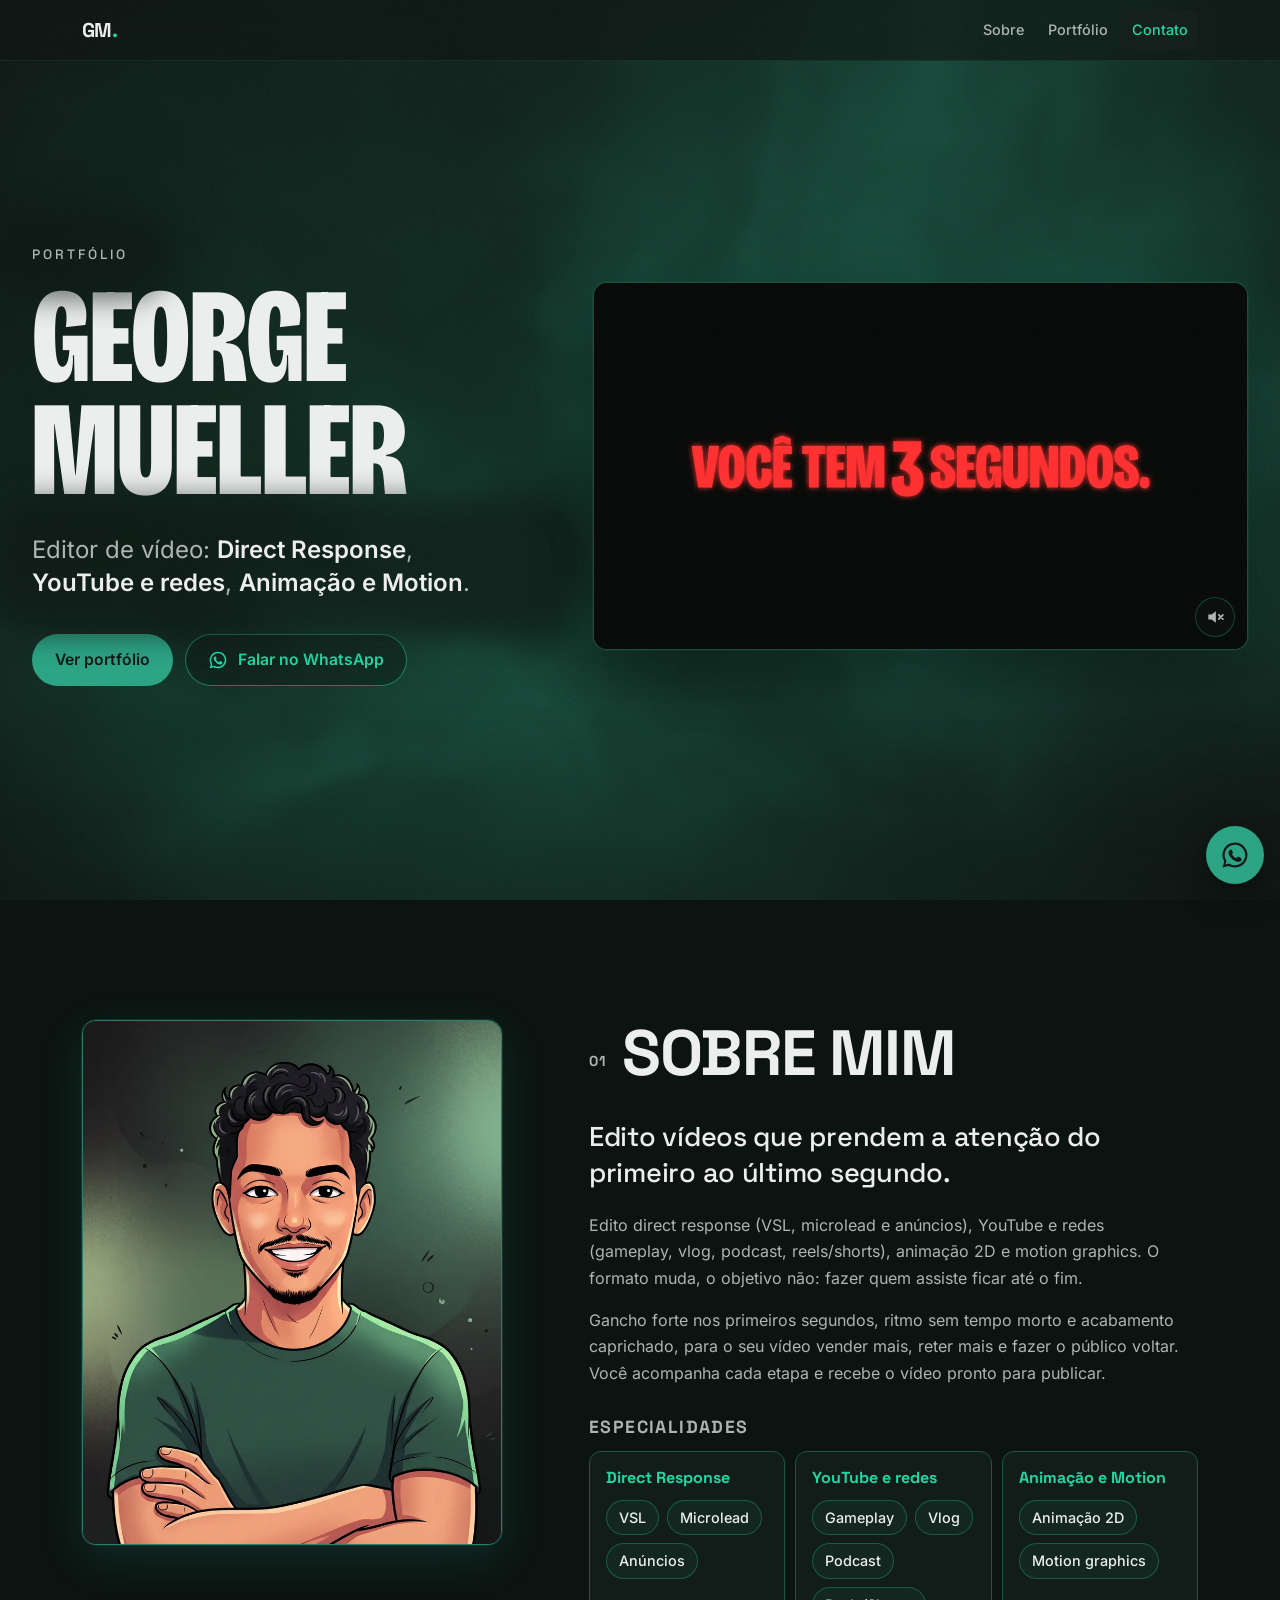
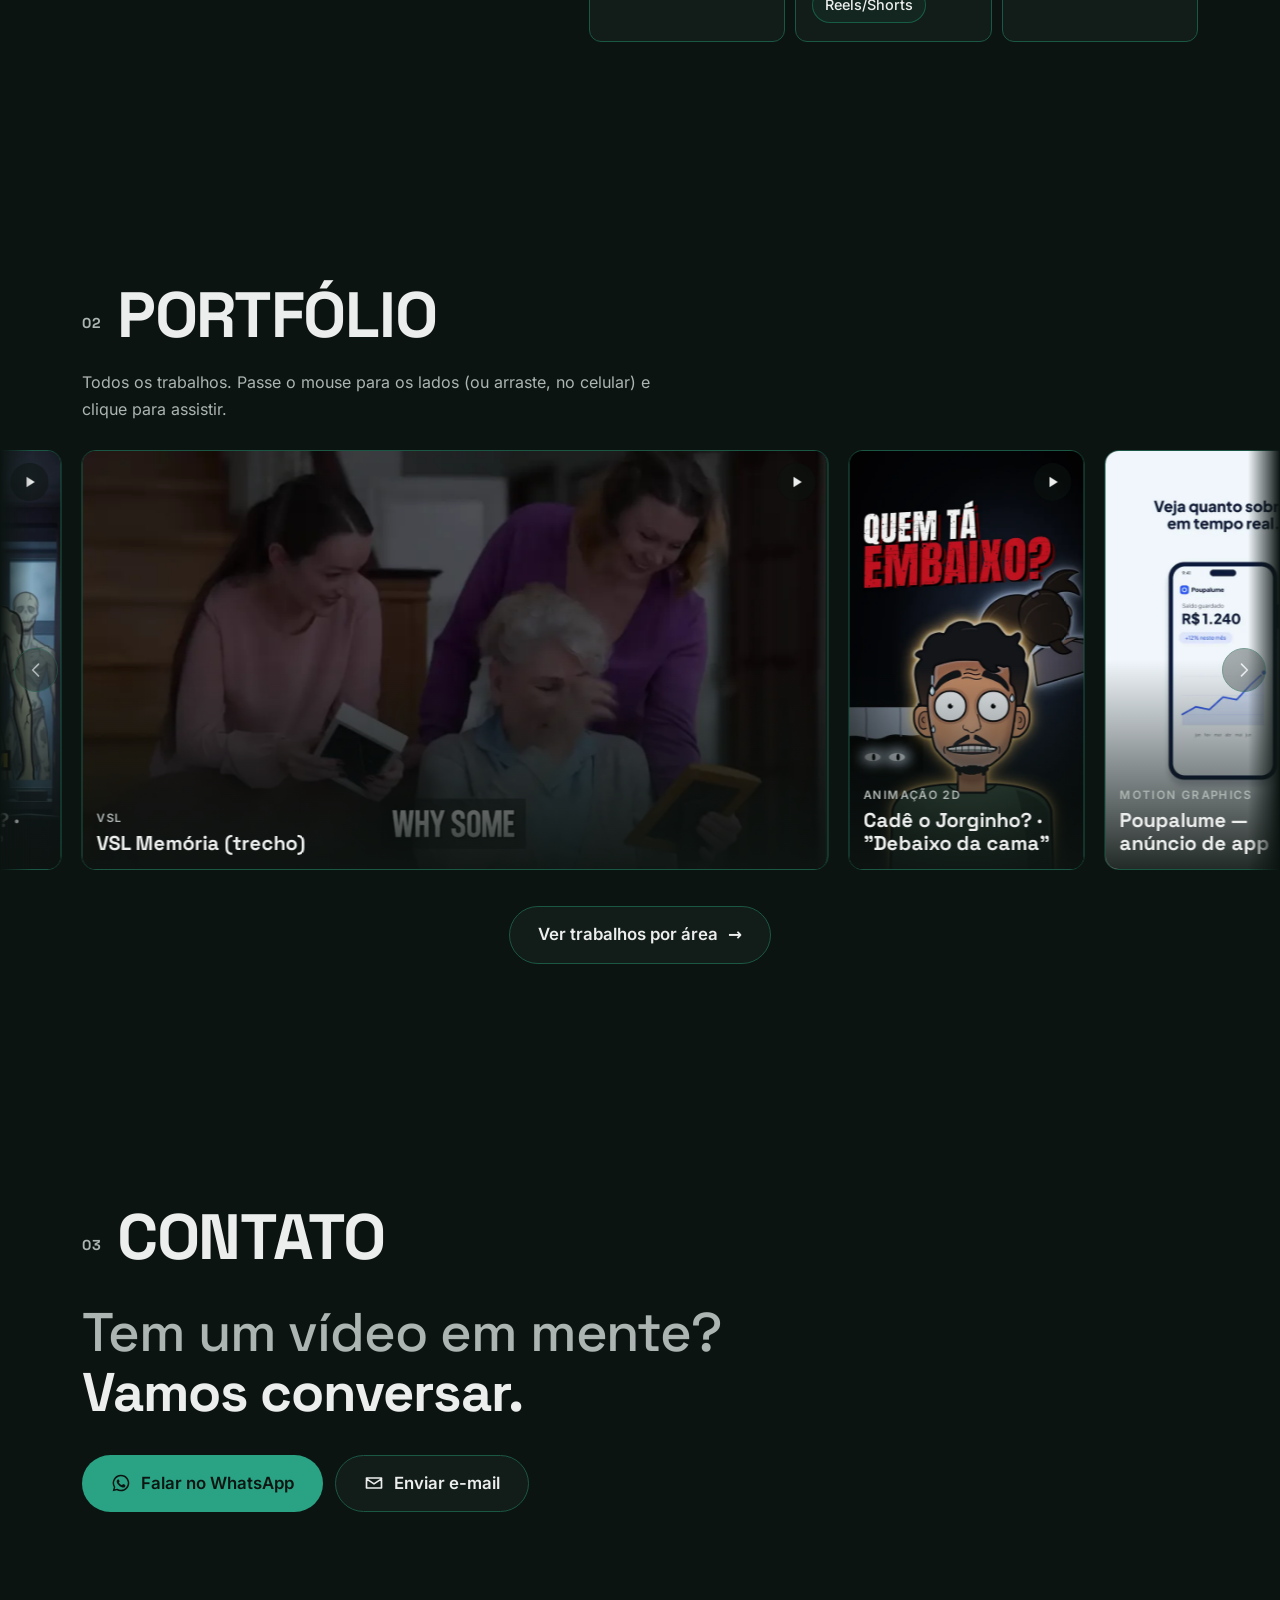
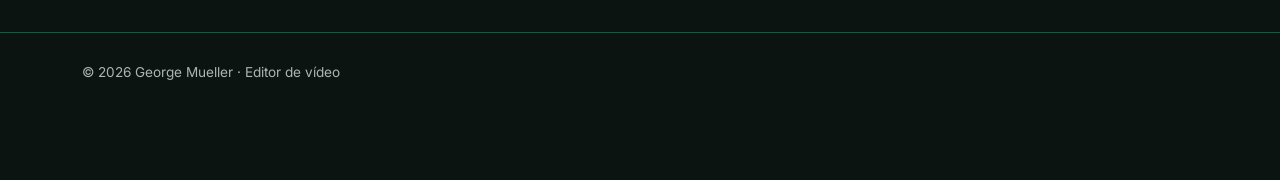
<file: index.html>
<!doctype html>
<html lang="pt-BR">
<head>
  <meta charset="utf-8">
  <meta name="viewport" content="width=device-width, initial-scale=1">
  <title>George Mueller — Editor de vídeo: Direct Response, YouTube e redes, Animação e Motion</title>
  <meta name="description" content="Portfólio de George Mueller, editor de vídeo de direct response (VSL, microlead e anúncios), YouTube e redes, animação e motion. Veja os trabalhos e fale comigo pelo WhatsApp.">
  <meta name="theme-color" content="#0d1512">
  <link rel="canonical" href="https://georgemueller.com.br/">

  <meta property="og:type" content="website">
  <meta property="og:locale" content="pt_BR">
  <meta property="og:url" content="https://georgemueller.com.br/">
  <meta property="og:title" content="George Mueller — Editor de vídeo">
  <meta property="og:description" content="Direct response, YouTube e redes, animação e motion. Veja o portfólio.">
  <meta property="og:image" content="https://georgemueller.com.br/assets/og.png">
  <meta property="og:image:width" content="1200">
  <meta property="og:image:height" content="630">
  <meta name="twitter:card" content="summary_large_image">

  <link rel="icon" href="favicon.svg" type="image/svg+xml">
  <link rel="apple-touch-icon" href="assets/apple-touch-icon.png">

  <!-- fontes hospedadas no site; preload só do que aparece na primeira tela -->
  <link rel="preload" href="assets/fontes/inter-latin.woff2" as="font" type="font/woff2" crossorigin>
  <link rel="preload" href="assets/fontes/space-grotesk-latin.woff2" as="font" type="font/woff2" crossorigin>
  <link rel="preload" href="assets/fontes/bricolage-grotesque-800.woff2" as="font" type="font/woff2" crossorigin>
  <link rel="stylesheet" href="css/fontes.css?v=a9e74379">
  <link rel="stylesheet" href="css/cores.css?v=600b6ac5">
  <link rel="stylesheet" href="css/estilo.css?v=eb182572">
</head>
<body data-pagina="home">
  <a class="pular" href="#conteudo">Pular para o conteúdo</a>

  <header class="topo">
    <nav class="nav container" aria-label="Principal">
      <a class="marca" href="#inicio" aria-label="Início">GM<span>.</span></a>
      <ul class="nav-links">
        <li><a href="#sobre">Sobre</a></li>
        <li><a href="#portfolio">Portfólio</a></li>
        <li><a href="#contato">Contato</a></li>
      </ul>
    </nav>
  </header>

  <main id="conteudo">
    <!-- HERO -->
    <section id="inicio" class="hero">
      <div class="container hero-inner">
        <div class="hero-texto">
          <p class="sobretitulo veu-texto">Portfólio</p>
          <h1 class="hero-nome">George<br>Mueller</h1>
          <p class="hero-linha veu-texto">Editor de vídeo: <strong>Direct Response</strong>, <strong>YouTube e redes</strong>, <strong>Animação e Motion</strong>.</p>
          <div class="hero-acoes">
            <a class="botao botao-primario" href="#portfolio">Ver portfólio</a>
            <a class="botao botao-whats js-whatsapp" href="https://wa.me/5571996177563?text=Ol%C3%A1%20George%2C%20vi%20seu%20portf%C3%B3lio%20e%20gostaria%20de%20conversar%20sobre%20um%20projeto." target="_blank" rel="noopener">
              <svg aria-hidden="true" viewBox="0 0 24 24"><use href="#i-whats"/></svg>
              Falar no WhatsApp
            </a>
          </div>
        </div>

        <!-- vídeo de apresentação: pôster na hora; o vídeo (mudo, em loop) carrega depois do resto (js/apresentacao.js) -->
        <figure class="hero-video" id="hero-video"
          data-mp4-16x9="assets/apresentacao/apresentacao_16x9.mp4?v=39ebe454"
          data-webm-16x9="assets/apresentacao/apresentacao_16x9.webm?v=33e41aee"
          data-som-16x9="assets/apresentacao/apresentacao_16x9_som.mp4?v=9baaee86"
          data-mp4-9x16="assets/apresentacao/apresentacao_9x16.mp4?v=6a3e3aa1"
          data-webm-9x16="assets/apresentacao/apresentacao_9x16.webm?v=574e1d25"
          data-som-9x16="assets/apresentacao/apresentacao_9x16_som.mp4?v=e1c405a6">
          <picture>
            <source media="(min-width: 900px)" srcset="assets/apresentacao/apresentacao_16x9.webp?v=e2d36f63" width="1280" height="720">
            <img class="hero-poster" src="assets/apresentacao/apresentacao_9x16.webp?v=3588ade9" width="720" height="1280" alt="" decoding="async" fetchpriority="high">
          </picture>
          <video class="hero-video-el" muted loop playsinline preload="none" aria-label="Vídeo de apresentação de George Mueller"></video>
          <button class="hero-video-play" type="button" hidden aria-label="Reproduzir vídeo de apresentação">
            <svg aria-hidden="true" viewBox="0 0 24 24"><use href="#i-play"/></svg>
          </button>
          <button class="hero-video-som" type="button" hidden aria-pressed="false" aria-label="Ativar som">
            <svg class="i-mudo" aria-hidden="true" viewBox="0 0 24 24"><use href="#i-som-mudo"/></svg>
            <svg class="i-som" aria-hidden="true" viewBox="0 0 24 24"><use href="#i-som"/></svg>
          </button>
        </figure>
      </div>
    </section>

    <!-- SOBRE -->
    <section id="sobre" class="secao">
      <div class="container sobre">
        <figure class="sobre-foto">
          <picture>
            <source srcset="assets/eu/foto.webp" type="image/webp">
            <img src="assets/eu/foto.jpg" alt="George Mueller" width="800" height="1000" loading="lazy" decoding="async">
          </picture>
        </figure>
        <div class="sobre-texto">
          <h2 class="titulo-secao"><span>01</span> Sobre mim</h2>
          <p class="destaque-texto">Edito vídeos que prendem a atenção do primeiro ao último segundo.</p>
          <p>Edito direct response (VSL, microlead e anúncios), YouTube e redes (gameplay, vlog, podcast, reels/shorts), animação 2D e motion graphics. O formato muda, o objetivo não: fazer quem assiste ficar até o fim.</p>
          <p>Gancho forte nos primeiros segundos, ritmo sem tempo morto e acabamento caprichado, para o seu vídeo vender mais, reter mais e fazer o público voltar. Você acompanha cada etapa e recebe o vídeo pronto para publicar.</p>
          <h3 class="subtitulo">Especialidades</h3>
          <div class="especialidades">
            <div class="esp-grupo">
              <h4 class="esp-titulo">Direct Response</h4>
              <ul class="esp-chips"><li>VSL</li><li>Microlead</li><li>Anúncios</li></ul>
            </div>
            <div class="esp-grupo">
              <h4 class="esp-titulo">YouTube e redes</h4>
              <ul class="esp-chips"><li>Gameplay</li><li>Vlog</li><li>Podcast</li><li>Reels/Shorts</li></ul>
            </div>
            <div class="esp-grupo">
              <h4 class="esp-titulo">Animação e Motion</h4>
              <ul class="esp-chips"><li>Animação 2D</li><li>Motion graphics</li></ul>
            </div>
          </div>
        </div>
      </div>
    </section>

    <!-- PORTFÓLIO -->
    <section id="portfolio" class="secao">
      <div class="container">
        <h2 class="titulo-secao"><span>02</span> Portfólio</h2>
        <p class="secao-intro">Todos os trabalhos. Passe o mouse para os lados (ou arraste, no celular) e clique para assistir.</p>
        <noscript><p class="vazio">Ative o JavaScript para ver os trabalhos.</p></noscript>
      </div>
      <div class="carrossel" id="carrossel" role="region" aria-roledescription="carrossel" aria-label="Trabalhos">
        <button class="carrossel-seta anterior" type="button" data-dir="-1" aria-label="Trabalhos anteriores"><svg viewBox="0 0 24 24" aria-hidden="true"><path fill="none" stroke="currentColor" stroke-width="2" stroke-linecap="round" stroke-linejoin="round" d="m15 5-7 7 7 7"/></svg></button>
        <div class="carrossel-janela"><div class="carrossel-faixa" id="grade-home"></div></div>
        <button class="carrossel-seta proxima" type="button" data-dir="1" aria-label="Próximos trabalhos"><svg viewBox="0 0 24 24" aria-hidden="true"><path fill="none" stroke="currentColor" stroke-width="2" stroke-linecap="round" stroke-linejoin="round" d="m9 5 7 7-7 7"/></svg></button>
      </div>
      <div class="container">
        <div class="ver-mais">
          <a class="botao botao-contorno botao-grande" href="trabalhos.html">Ver trabalhos por área <span aria-hidden="true">→</span></a>
        </div>
      </div>
    </section>

    <!-- CONTATO -->
    <section id="contato" class="secao contato">
      <div class="container">
        <h2 class="titulo-secao"><span>03</span> Contato</h2>
        <p class="contato-chamada">Tem um vídeo em mente?<br><strong>Vamos conversar.</strong></p>
        <div class="contato-acoes">
          <a class="botao botao-whats botao-grande js-whatsapp" href="https://wa.me/5571996177563?text=Ol%C3%A1%20George%2C%20vi%20seu%20portf%C3%B3lio%20e%20gostaria%20de%20conversar%20sobre%20um%20projeto." target="_blank" rel="noopener">
            <svg aria-hidden="true" viewBox="0 0 24 24"><use href="#i-whats"/></svg>
            Falar no WhatsApp
          </a>
          <a class="botao botao-contorno botao-grande js-email" href="mailto:georgemueller.edit@gmail.com?subject=Contato%20pelo%20portf%C3%B3lio">
            <svg aria-hidden="true" viewBox="0 0 24 24"><use href="#i-email"/></svg>
            Enviar e-mail
          </a>
        </div>
        <ul class="redes" id="redes" hidden></ul>
      </div>
    </section>
  </main>

  <footer class="rodape">
    <div class="container">© <span id="ano">2026</span> George Mueller · Editor de vídeo</div>
  </footer>

  <a class="whats-flutuante js-whatsapp" href="https://wa.me/5571996177563?text=Ol%C3%A1%20George%2C%20vi%20seu%20portf%C3%B3lio%20e%20gostaria%20de%20conversar%20sobre%20um%20projeto." target="_blank" rel="noopener" aria-label="Falar no WhatsApp">
    <svg aria-hidden="true" viewBox="0 0 24 24"><use href="#i-whats"/></svg>
  </a>

  <dialog class="modal" id="modal" aria-labelledby="modal-titulo">
    <div class="modal-caixa">
      <button class="modal-fechar" id="modal-fechar" aria-label="Fechar">×</button>
      <div class="modal-video" id="modal-video"></div>
      <div class="modal-info">
        <p class="modal-cat" id="modal-cat"></p>
        <h3 id="modal-titulo"></h3>
        <p id="modal-desc"></p>
      </div>
    </div>
  </dialog>

  <svg width="0" height="0" style="position:absolute" aria-hidden="true">
    <symbol id="i-whats" viewBox="0 0 24 24"><path fill="currentColor" d="M12 2a10 10 0 0 0-8.6 15.1L2 22l5-1.3A10 10 0 1 0 12 2Zm0 18.2c-1.5 0-3-.4-4.3-1.2l-.3-.2-3 .8.8-2.9-.2-.3A8.2 8.2 0 1 1 12 20.2Zm4.5-6.1c-.2-.1-1.5-.7-1.7-.8-.2-.1-.4-.1-.6.1l-.8 1c-.1.2-.3.2-.5.1a6.7 6.7 0 0 1-3.3-2.9c-.3-.4.2-.4.7-1.3.1-.2 0-.3 0-.4l-.8-1.8c-.2-.5-.4-.4-.6-.4h-.5a1 1 0 0 0-.7.3 3 3 0 0 0-.9 2.2c0 1.3.9 2.5 1.1 2.7.1.2 1.8 2.8 4.4 3.9 1.6.7 2.3.8 3.1.6.5-.1 1.5-.6 1.7-1.2.2-.6.2-1.1.2-1.2-.1-.1-.3-.2-.5-.3Z"/></symbol>
    <symbol id="i-email" viewBox="0 0 24 24"><path fill="none" stroke="currentColor" stroke-width="2" stroke-linecap="round" stroke-linejoin="round" d="M3 6h18v12H3zM3 7l9 6 9-6"/></symbol>
    <symbol id="i-play" viewBox="0 0 24 24"><path fill="currentColor" d="M8 5v14l11-7z"/></symbol>
    <symbol id="i-som-mudo" viewBox="0 0 24 24"><path fill="currentColor" d="M4 9h4l5-4v14l-5-4H4z"/><path fill="none" stroke="currentColor" stroke-width="2" stroke-linecap="round" d="m16.5 9.5 5 5m0-5-5 5"/></symbol>
    <symbol id="i-som" viewBox="0 0 24 24"><path fill="currentColor" d="M4 9h4l5-4v14l-5-4H4z"/><path fill="none" stroke="currentColor" stroke-width="2" stroke-linecap="round" d="M16.5 8.5a5 5 0 0 1 0 7M19.3 5.7a9 9 0 0 1 0 12.6"/></symbol>
  </svg>

  <script src="js/fundos.js?v=3383704c" defer></script>
  <script src="js/app.js?v=6838b696" defer></script>
  <script src="js/apresentacao.js?v=0900c90e" defer></script>
</body>
</html>
</file>
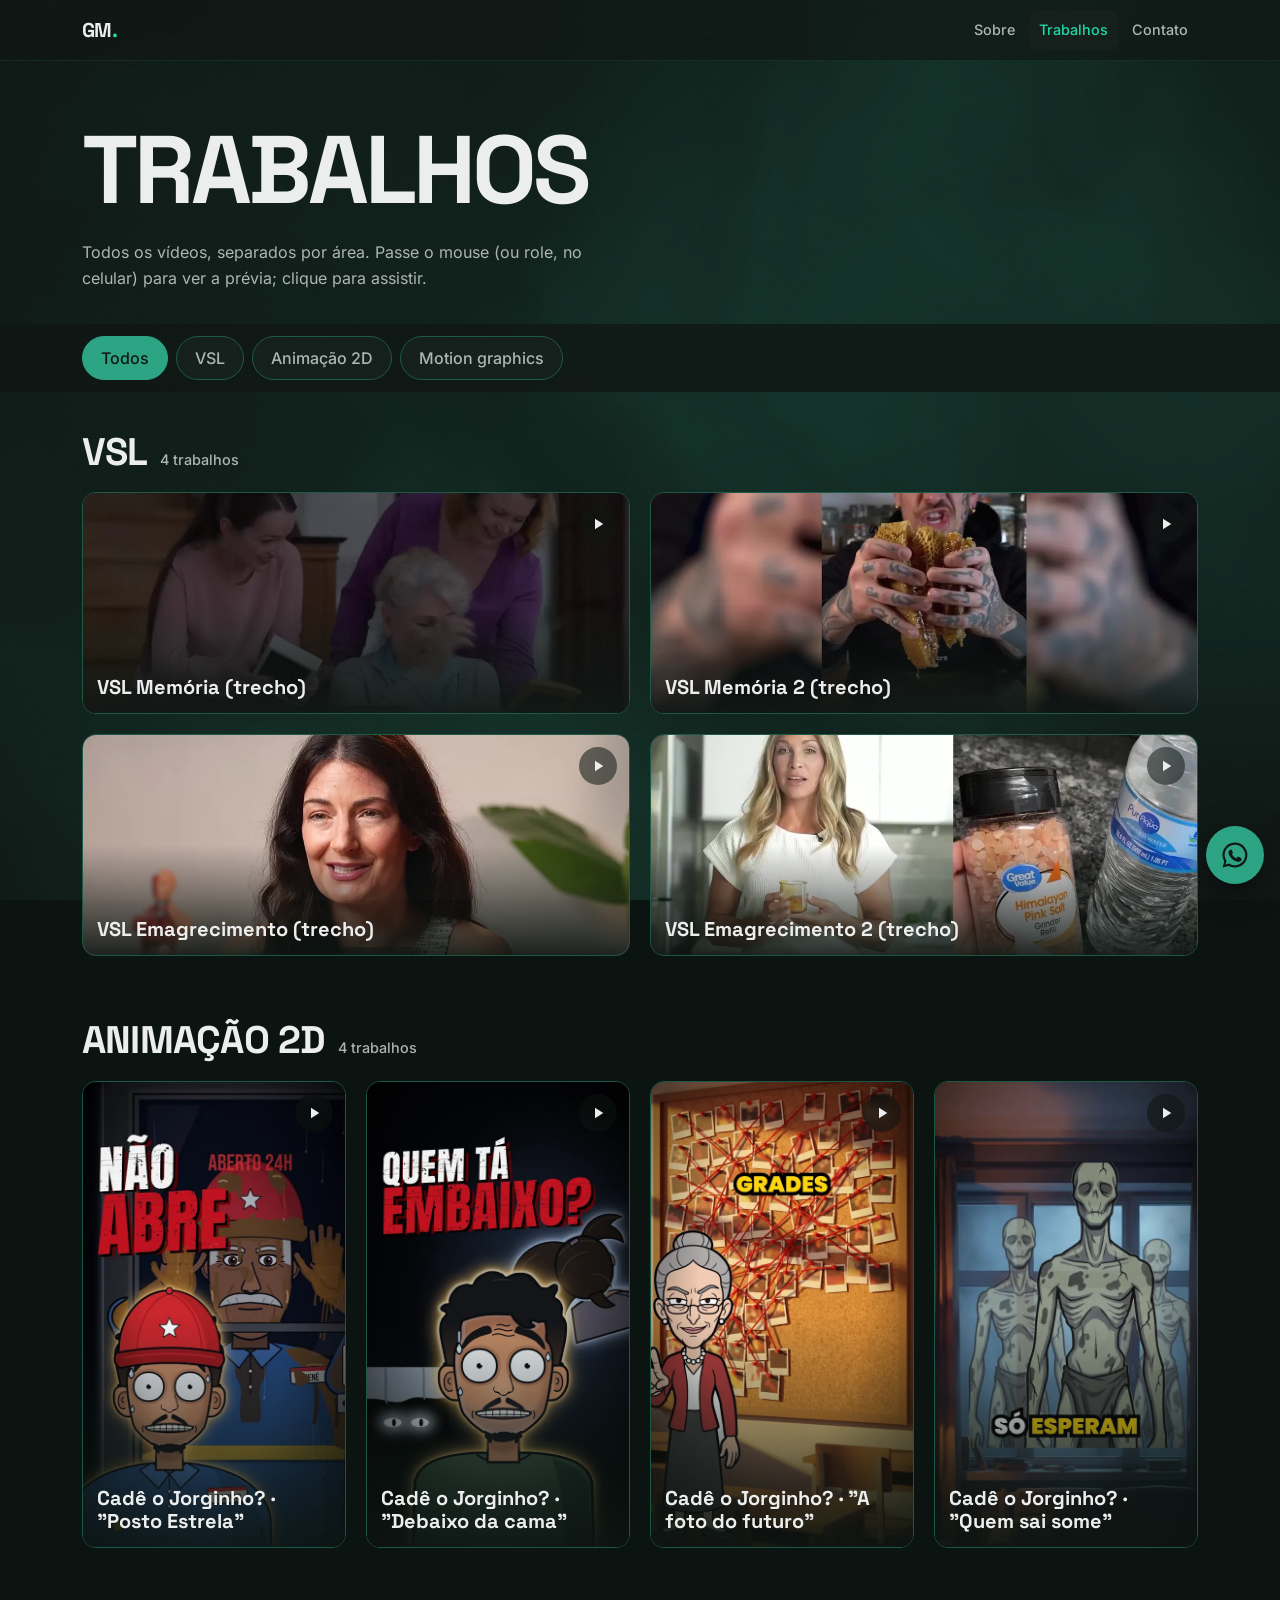
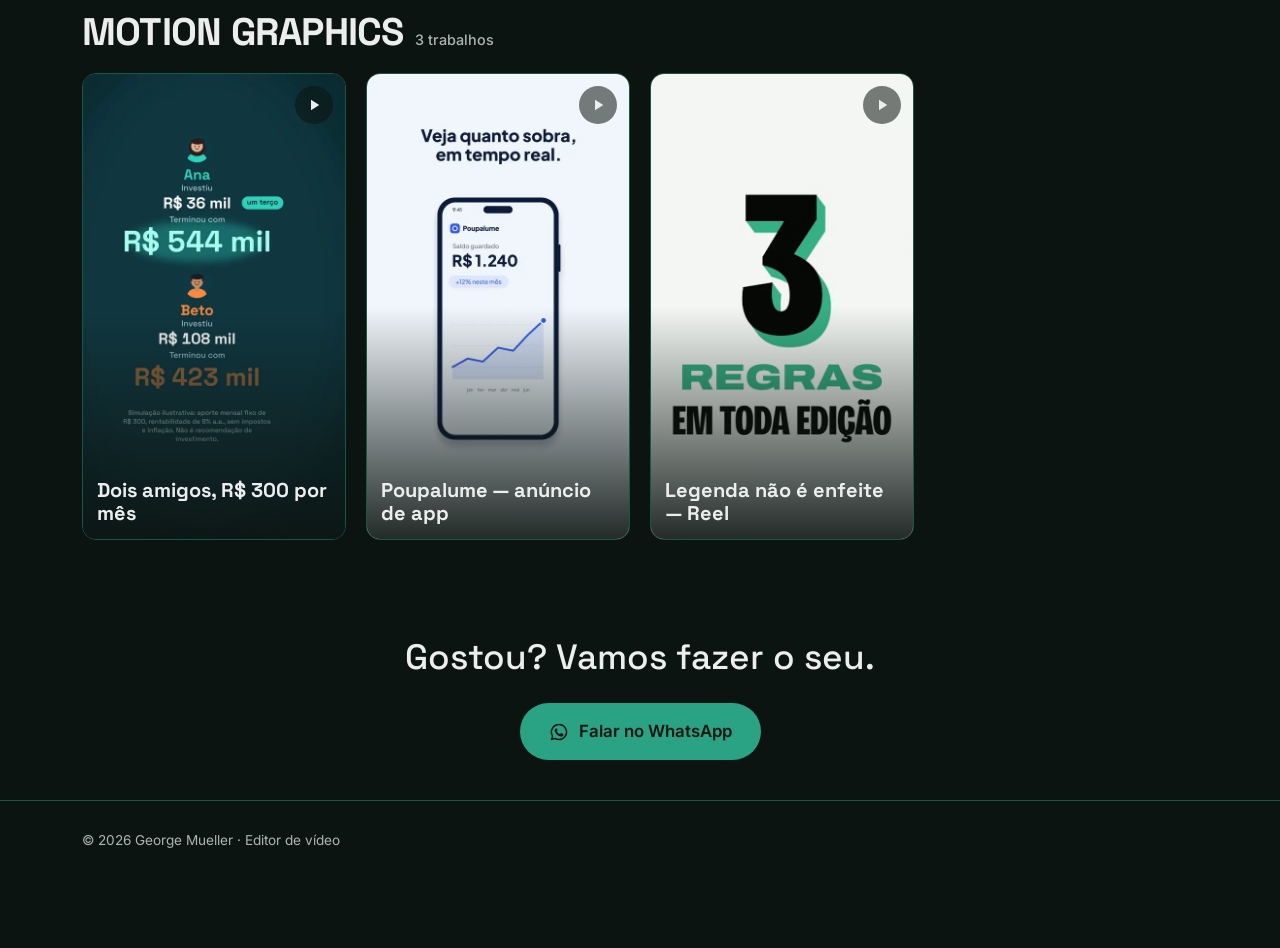
<file: trabalhos.html>
<!doctype html>
<html lang="pt-BR">
<head>
  <meta charset="utf-8">
  <meta name="viewport" content="width=device-width, initial-scale=1">
  <title>Trabalhos — George Mueller, editor de vídeo: Direct Response, YouTube e redes, Animação e Motion</title>
  <meta name="description" content="Todos os trabalhos de George Mueller, editor de vídeo: direct response, YouTube e redes, animação e motion.">
  <meta name="theme-color" content="#0d1512">
  <link rel="canonical" href="https://georgemueller.com.br/trabalhos.html">

  <meta property="og:type" content="website">
  <meta property="og:locale" content="pt_BR">
  <meta property="og:url" content="https://georgemueller.com.br/trabalhos.html">
  <meta property="og:title" content="Trabalhos — George Mueller">
  <meta property="og:description" content="Direct response, YouTube e redes, animação e motion. Veja o portfólio.">
  <meta property="og:image" content="https://georgemueller.com.br/assets/og.png">
  <meta property="og:image:width" content="1200">
  <meta property="og:image:height" content="630">
  <meta name="twitter:card" content="summary_large_image">

  <link rel="icon" href="favicon.svg" type="image/svg+xml">
  <link rel="apple-touch-icon" href="assets/apple-touch-icon.png">

  <!-- fontes hospedadas no site; preload só do que aparece na primeira tela -->
  <link rel="preload" href="assets/fontes/inter-latin.woff2" as="font" type="font/woff2" crossorigin>
  <link rel="preload" href="assets/fontes/space-grotesk-latin.woff2" as="font" type="font/woff2" crossorigin>
  <link rel="stylesheet" href="css/fontes.css?v=a9e74379">
  <link rel="stylesheet" href="css/cores.css?v=600b6ac5">
  <link rel="stylesheet" href="css/estilo.css?v=eb182572">
</head>
<body data-pagina="trabalhos">
  <a class="pular" href="#conteudo">Pular para o conteúdo</a>

  <header class="topo">
    <nav class="nav container" aria-label="Principal">
      <a class="marca" href="index.html" aria-label="Início">GM<span>.</span></a>
      <ul class="nav-links">
        <li><a href="index.html#sobre">Sobre</a></li>
        <li><a href="trabalhos.html" class="ativo" aria-current="page">Trabalhos</a></li>
        <li><a href="index.html#contato">Contato</a></li>
      </ul>
    </nav>
  </header>

  <main id="conteudo">
    <div class="topo-trabalhos">
      <section class="container pagina-topo">
        <h1>Trabalhos</h1>
        <p>Todos os vídeos, separados por área. Passe o mouse (ou role, no celular) para ver a prévia; clique para assistir.</p>
      </section>

      <div class="filtros-nicho">
        <div class="container">
          <div class="filtros" id="filtros-nicho" role="toolbar" aria-label="Filtrar por área"></div>
        </div>
      </div>
    </div>

    <div class="container" id="nichos" aria-live="polite"></div>
    <noscript><p class="container vazio">Ative o JavaScript para ver os trabalhos.</p></noscript>

    <section class="container cta-final">
      <p>Gostou? Vamos fazer o seu.</p>
      <a class="botao botao-whats botao-grande js-whatsapp" href="https://wa.me/5571996177563?text=Ol%C3%A1%20George%2C%20vi%20seu%20portf%C3%B3lio%20e%20gostaria%20de%20conversar%20sobre%20um%20projeto." target="_blank" rel="noopener">
        <svg aria-hidden="true" viewBox="0 0 24 24"><use href="#i-whats"/></svg>
        Falar no WhatsApp
      </a>
    </section>
  </main>

  <footer class="rodape">
    <div class="container">© <span id="ano">2026</span> George Mueller · Editor de vídeo</div>
  </footer>

  <a class="whats-flutuante js-whatsapp" href="https://wa.me/5571996177563?text=Ol%C3%A1%20George%2C%20vi%20seu%20portf%C3%B3lio%20e%20gostaria%20de%20conversar%20sobre%20um%20projeto." target="_blank" rel="noopener" aria-label="Falar no WhatsApp">
    <svg aria-hidden="true" viewBox="0 0 24 24"><use href="#i-whats"/></svg>
  </a>

  <dialog class="modal" id="modal" aria-labelledby="modal-titulo">
    <div class="modal-caixa">
      <button class="modal-fechar" id="modal-fechar" aria-label="Fechar">×</button>
      <div class="modal-video" id="modal-video"></div>
      <div class="modal-info">
        <p class="modal-cat" id="modal-cat"></p>
        <h3 id="modal-titulo"></h3>
        <p id="modal-desc"></p>
      </div>
    </div>
  </dialog>

  <svg width="0" height="0" style="position:absolute" aria-hidden="true">
    <symbol id="i-whats" viewBox="0 0 24 24"><path fill="currentColor" d="M12 2a10 10 0 0 0-8.6 15.1L2 22l5-1.3A10 10 0 1 0 12 2Zm0 18.2c-1.5 0-3-.4-4.3-1.2l-.3-.2-3 .8.8-2.9-.2-.3A8.2 8.2 0 1 1 12 20.2Zm4.5-6.1c-.2-.1-1.5-.7-1.7-.8-.2-.1-.4-.1-.6.1l-.8 1c-.1.2-.3.2-.5.1a6.7 6.7 0 0 1-3.3-2.9c-.3-.4.2-.4.7-1.3.1-.2 0-.3 0-.4l-.8-1.8c-.2-.5-.4-.4-.6-.4h-.5a1 1 0 0 0-.7.3 3 3 0 0 0-.9 2.2c0 1.3.9 2.5 1.1 2.7.1.2 1.8 2.8 4.4 3.9 1.6.7 2.3.8 3.1.6.5-.1 1.5-.6 1.7-1.2.2-.6.2-1.1.2-1.2-.1-.1-.3-.2-.5-.3Z"/></symbol>
    <symbol id="i-email" viewBox="0 0 24 24"><path fill="none" stroke="currentColor" stroke-width="2" stroke-linecap="round" stroke-linejoin="round" d="M3 6h18v12H3zM3 7l9 6 9-6"/></symbol>
    <symbol id="i-play" viewBox="0 0 24 24"><path fill="currentColor" d="M8 5v14l11-7z"/></symbol>
  </svg>

  <script src="js/fundos.js?v=3383704c" defer></script>
  <script src="js/app.js?v=6838b696" defer></script>
</body>
</html>
</file>
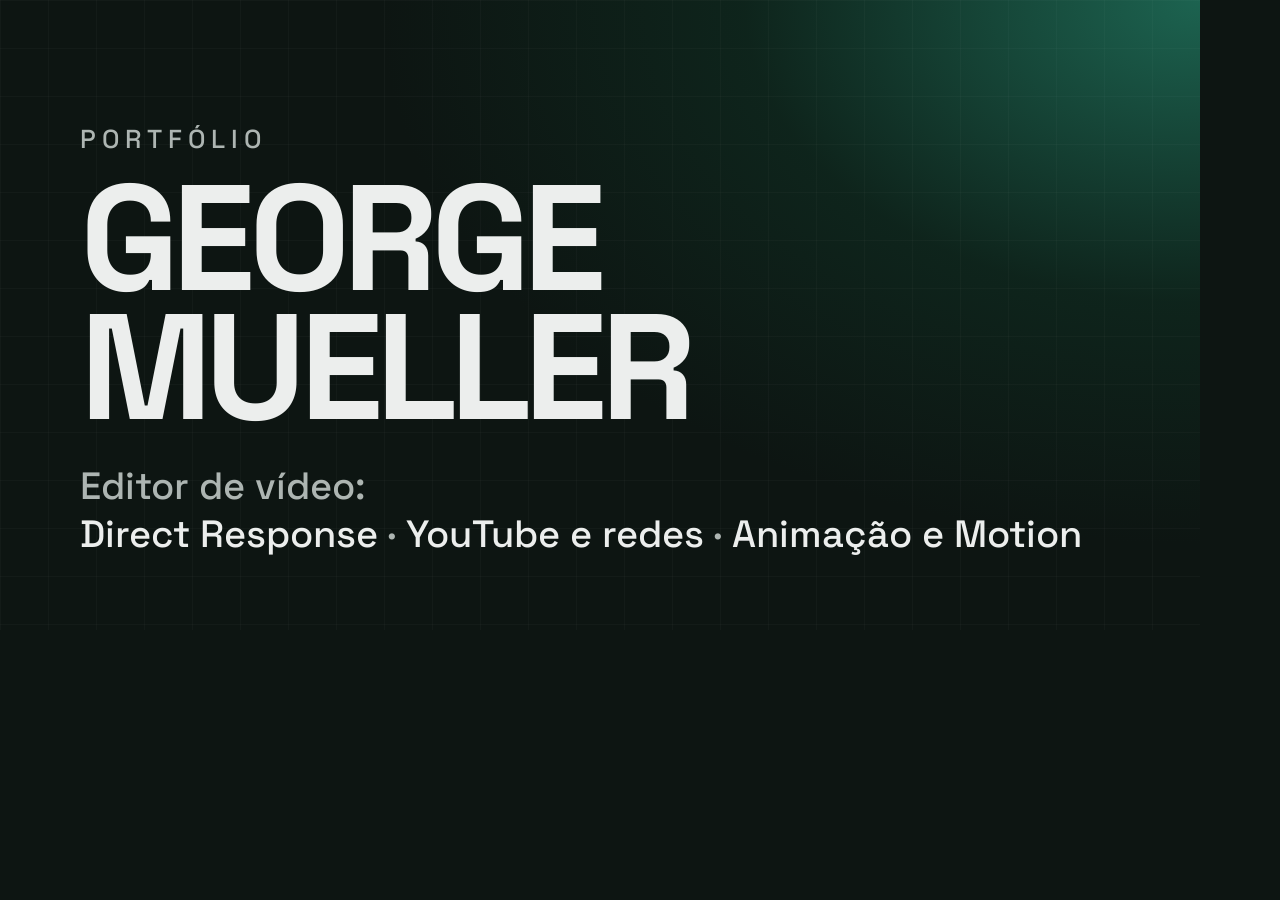
<file: ferramentas/og.html>
<!doctype html>
<!-- Molde da imagem Open Graph (1200x630). Para regenerar, com o servidor local rodando na raiz do site:
     chrome --headless --hide-scrollbars --window-size=1200,630 --screenshot=assets/og.png http://localhost:8000/ferramentas/og.html
     (?icone=1 gera o apple-touch-icon com --window-size=180,180) -->
<html lang="pt-BR">
<head>
<meta charset="utf-8">
<link href="../css/fontes.css" rel="stylesheet">
<style>
  html, body { margin: 0; width: 1200px; height: 630px; overflow: hidden; background: #0d1512; color: #eceeed; font-family: "Space Grotesk", sans-serif; }
  .og { position: relative; width: 1200px; height: 630px; box-sizing: border-box; padding: 72px 80px; display: flex; flex-direction: column; justify-content: flex-end; }
  .og::before { content: ""; position: absolute; inset: 0;
    background: radial-gradient(ellipse 95% 120% at 100% 0%, rgba(41,163,131,.55), rgba(15,46,34,.6) 40%, transparent 72%); }
  .og::after { content: ""; position: absolute; inset: 0;
    background-image: linear-gradient(rgba(255,255,255,.025) 1px, transparent 1px), linear-gradient(90deg, rgba(255,255,255,.025) 1px, transparent 1px);
    background-size: 48px 48px; }
  .tag { position: relative; z-index: 1; color: #adb5b2; font-size: 26px; letter-spacing: .22em; text-transform: uppercase; font-weight: 500; margin-bottom: 18px; }
  h1 { position: relative; z-index: 1; margin: 0; font-size: 150px; line-height: .86; letter-spacing: -.045em; text-transform: uppercase; font-weight: 700; }
  p { position: relative; z-index: 1; margin: 30px 0 0; font-size: 38px; color: #adb5b2; }
  p b { color: #eceeed; font-weight: 500; }
  p .grupos { white-space: nowrap; }
  .icone { display: none; }
  body.ic { width: 180px; height: 180px; }
  body.ic .og { display: none; }
  body.ic .icone { display: grid; place-items: center; width: 180px; height: 180px; background: #0d1512; font-weight: 700; font-size: 84px; letter-spacing: -.06em; }
  body.ic .icone span { color: #1fd8a4; }
</style>
</head>
<body>
  <div class="og">
    <div class="tag">Portfólio</div>
    <h1>George<br>Mueller</h1>
    <p>Editor de vídeo:<br><span class="grupos"><b>Direct Response</b> · <b>YouTube e redes</b> · <b>Animação e Motion</b></span></p>
  </div>
  <div class="icone">GM<span>.</span></div>
  <script>if (location.search.includes("icone")) document.body.classList.add("ic");</script>
</body>
</html>
</file>
<file: css/fontes.css>
/* Inter e Space Grotesk hospedadas no site (antes: Google Fonts). Mesmas regras @font-face
   do Google (só o subconjunto latino, que inclui os acentos do português); licença OFL. */
@font-face {
  font-family: 'Inter';
  font-style: normal;
  font-weight: 400;
  font-display: swap;
  src: url(../assets/fontes/inter-latin.woff2) format('woff2');
  unicode-range: U+0000-00FF, U+0131, U+0152-0153, U+02BB-02BC, U+02C6, U+02DA, U+02DC, U+0304, U+0308, U+0329, U+2000-206F, U+20AC, U+2122, U+2191, U+2193, U+2212, U+2215, U+FEFF, U+FFFD;
}
@font-face {
  font-family: 'Inter';
  font-style: normal;
  font-weight: 500;
  font-display: swap;
  src: url(../assets/fontes/inter-latin.woff2) format('woff2');
  unicode-range: U+0000-00FF, U+0131, U+0152-0153, U+02BB-02BC, U+02C6, U+02DA, U+02DC, U+0304, U+0308, U+0329, U+2000-206F, U+20AC, U+2122, U+2191, U+2193, U+2212, U+2215, U+FEFF, U+FFFD;
}
@font-face {
  font-family: 'Inter';
  font-style: normal;
  font-weight: 600;
  font-display: swap;
  src: url(../assets/fontes/inter-latin.woff2) format('woff2');
  unicode-range: U+0000-00FF, U+0131, U+0152-0153, U+02BB-02BC, U+02C6, U+02DA, U+02DC, U+0304, U+0308, U+0329, U+2000-206F, U+20AC, U+2122, U+2191, U+2193, U+2212, U+2215, U+FEFF, U+FFFD;
}
@font-face {
  font-family: 'Space Grotesk';
  font-style: normal;
  font-weight: 500;
  font-display: swap;
  src: url(../assets/fontes/space-grotesk-latin.woff2) format('woff2');
  unicode-range: U+0000-00FF, U+0131, U+0152-0153, U+02BB-02BC, U+02C6, U+02DA, U+02DC, U+0304, U+0308, U+0329, U+2000-206F, U+20AC, U+2122, U+2191, U+2193, U+2212, U+2215, U+FEFF, U+FFFD;
}
@font-face {
  font-family: 'Space Grotesk';
  font-style: normal;
  font-weight: 700;
  font-display: swap;
  src: url(../assets/fontes/space-grotesk-latin.woff2) format('woff2');
  unicode-range: U+0000-00FF, U+0131, U+0152-0153, U+02BB-02BC, U+02C6, U+02DA, U+02DC, U+0304, U+0308, U+0329, U+2000-206F, U+20AC, U+2122, U+2191, U+2193, U+2212, U+2215, U+FEFF, U+FFFD;
}
</file>
<file: css/cores.css>
/* Escala dark da Radix Colors v3 (@radix-ui/colors 3.0.0): Jade (acento) + Sage (neutros, par do Jade).

   Uso dos passos (convenção Radix):
   1 fundo · 2 superfície · 3 superfície elevada/hover · 6 borda sutil · 7 borda · 8 borda hover
   9 cor sólida (botões) · 10 sólida hover · 11 texto/links em cor · 12 texto de alto contraste */

:root {
  --a1: #0d1512; --a2: #121c18; --a3: #0f2e22; --a4: #0b3b2c; --a5: #114837; --a6: #1b5745;
  --a7: #246854; --a8: #2a7e68; --a9: #29a383; --a10: #27b08b; --a11: #1fd8a4; --a12: #adf0d4;
  --a1-rgb: 13, 21, 18; --a9-rgb: 41, 163, 131; --a11-rgb: 31, 216, 164;
  --n11: #adb5b2; --n12: #eceeed;  /* sage */
}

:root {
  /* tokens do site (contraste medido: texto 15.9:1 · texto-2 8.8:1 · links 10.1:1 · botão 5.9:1) */
  --fundo: var(--a1);               /* passo 1: quase preto esverdeado */
  --fundo-rgb: var(--a1-rgb);
  --superficie: var(--a2);
  --superficie-2: var(--a3);
  --borda: var(--a6);
  --borda-forte: var(--a8);
  --brilho: var(--a9);
  --brilho-rgb: var(--a9-rgb);
  --destaque: var(--a9);            /* fundo de botão / filtro ativo */
  --destaque-hover: var(--a10);
  --destaque-rgb: var(--a9-rgb);
  --no-destaque: var(--a1);         /* texto sobre o botão */
  --link: var(--a11);
  --link-rgb: var(--a11-rgb);
  --texto: var(--n12);
  --texto-2: var(--n11);
}
</file>
<file: css/estilo.css>
:root {
  /* cores: css/cores.css (Radix) */
  --raio: 14px;
  --fonte-titulo: "Space Grotesk", system-ui, sans-serif;
  --fonte: "Inter", system-ui, -apple-system, "Segoe UI", Roboto, sans-serif;
  --gutter: 16px;
  --veu: .5;   /* camada escura sobre a aurora fora do hero (fração do --fundo) */
  color-scheme: dark;
}

*, *::before, *::after { box-sizing: border-box; }
html { scroll-behavior: smooth; scroll-padding-top: 72px; -webkit-text-size-adjust: 100%; background: var(--fundo); }
@media (prefers-reduced-motion: reduce) { html { scroll-behavior: auto; } }
/* o fundo da página fica no html: o body é transparente para a aurora fixa (z-index -1) aparecer */
body {
  margin: 0;
  background: transparent;
  color: var(--texto);
  font: 400 1rem/1.65 var(--fonte);
  -webkit-font-smoothing: antialiased;
  overflow-x: hidden;
}
/* grão de filme bem leve, quebra o banding dos degradês */
body::after {
  content: ""; position: fixed; inset: 0; z-index: 90; pointer-events: none; opacity: 0.035;
  background-image: url("data:image/svg+xml,%3Csvg xmlns='http://www.w3.org/2000/svg' width='160' height='160'%3E%3Cfilter id='n'%3E%3CfeTurbulence type='fractalNoise' baseFrequency='.85' numOctaves='3' stitchTiles='stitch'/%3E%3CfeColorMatrix values='0 0 0 0 1 0 0 0 0 1 0 0 0 0 1 0 0 0 1 0'/%3E%3C/filter%3E%3Crect width='100%25' height='100%25' filter='url(%23n)'/%3E%3C/svg%3E");
}
img, video, svg { display: block; max-width: 100%; }
a { color: inherit; }
button { font: inherit; color: inherit; }
h1, h2, h3 { font-family: var(--fonte-titulo); line-height: 1.05; margin: 0; letter-spacing: -0.02em; }

.container { width: 100%; max-width: 1180px; margin: 0 auto; padding: 0 var(--gutter); }
@media (min-width: 720px) { :root { --gutter: 32px; } }

.pular { position: absolute; left: -999px; top: 8px; background: var(--destaque); color: var(--no-destaque); padding: 8px 12px; border-radius: 8px; z-index: 100; }
.pular:focus { left: 8px; }
:focus-visible { outline: 2px solid var(--link); outline-offset: 3px; }

/* ---------- Navegação fixa ---------- */
.topo {
  position: fixed; inset: 0 0 auto 0; z-index: 50;
  background: rgba(var(--fundo-rgb), 0.7);
  backdrop-filter: blur(14px); -webkit-backdrop-filter: blur(14px);
  border-bottom: 1px solid rgba(var(--brilho-rgb), .14);
}
.nav { display: flex; align-items: center; justify-content: space-between; height: 60px; }
.marca { font: 700 1.25rem var(--fonte-titulo); text-decoration: none; letter-spacing: -0.03em; }
.marca span { color: var(--link); }
.nav-links { display: flex; gap: 4px; list-style: none; margin: 0; padding: 0; }
.nav-links a {
  display: block; padding: 8px 10px; border-radius: 8px;
  text-decoration: none; font-size: 0.9rem; font-weight: 500; color: var(--texto-2);
  transition: color .2s, background .2s;
}
.nav-links a:hover, .nav-links a.ativo { color: var(--link); background: var(--superficie); }

/* ---------- Botões ---------- */
.botao {
  display: inline-flex; align-items: center; justify-content: center; gap: 10px;
  min-height: 48px; padding: 12px 22px; border-radius: 999px;
  font-weight: 600; font-size: 0.98rem; text-decoration: none; white-space: nowrap;
  border: 1px solid transparent; cursor: pointer;
  transition: transform .15s ease, background .2s, border-color .2s, color .2s, box-shadow .2s;
}
.botao:hover { transform: translateY(-2px); }
.botao:active { transform: translateY(0); }
.botao svg { width: 20px; height: 20px; flex: none; }
.botao-primario, .botao-whats { background: var(--destaque); color: var(--no-destaque); }
.botao-primario:hover, .botao-whats:hover { background: var(--destaque-hover); box-shadow: 0 8px 28px rgba(var(--destaque-rgb), .35); }
.botao-contorno { border-color: var(--borda); background: var(--superficie); color: var(--texto); }
.botao-contorno:hover { border-color: var(--borda-forte); color: var(--link); }
.hero-acoes .botao-whats { background: rgba(var(--fundo-rgb), .45); color: var(--link); border-color: rgba(var(--link-rgb), .5); }
.hero-acoes .botao-whats:hover { background: rgba(var(--link-rgb), .1); box-shadow: none; }
.botao-grande { min-height: 56px; padding: 14px 28px; font-size: 1.05rem; }

/* ---------- Hero ---------- */
.hero {
  position: relative; overflow: hidden;
  min-height: 100svh; display: flex; align-items: center;
  padding: 96px 0 64px;
}
body:not(.com-fundo) .hero {   /* sem JS: brilho estático no canto */
  /* elipse do tamanho do hero: some a ~70% do raio, antes da borda de baixo */
  background:
    radial-gradient(ellipse 115% 125% at 100% 0%,
      rgba(var(--brilho-rgb), .55) 0%,
      rgba(var(--brilho-rgb), .34) 16%,
      rgba(var(--brilho-rgb), .16) 34%,
      rgba(var(--brilho-rgb), .05) 52%,
      rgba(var(--brilho-rgb), .012) 64%,
      rgba(var(--brilho-rgb), 0) 72%) var(--fundo);
}
/* hero: aurora na intensidade cheia; embaixo, emenda suave com o véu das seções */
.com-fundo .hero::after {
  content: ""; position: absolute; inset: auto 0 0 0; height: 22%; pointer-events: none;
  background: linear-gradient(to bottom, rgba(var(--fundo-rgb), 0), rgba(var(--fundo-rgb), var(--veu)));
}
/* texto menor do hero: sombra escura suave atrás (contraste ≥ 4.5:1 mesmo com a luz passando) */
.com-fundo .veu-texto { position: relative; isolation: isolate; width: fit-content; --veu-alfa: .6; }
.com-fundo .veu-texto::before {
  content: ""; position: absolute; inset: -36px -44px; z-index: -1; pointer-events: none;
  background: rgba(var(--fundo-rgb), var(--veu-alfa)); border-radius: 48px; filter: blur(14px);
}
.hero-inner { position: relative; z-index: 1; }
.sobretitulo {
  margin: 0 0 18px; color: var(--texto-2);
  font: 500 0.85rem var(--fonte-titulo); letter-spacing: 0.22em; text-transform: uppercase;
}
/* nome do hero: Bricolage Grotesque ExtraBold condensada (OFL), woff2 local, só o peso 800 */
@font-face {
  font-family: "Bricolage Grotesque";
  src: url("../assets/fontes/bricolage-grotesque-800.woff2") format("woff2");
  font-weight: 800; font-stretch: 75% 100%; font-display: swap;
}
.hero-nome {
  font-family: "Bricolage Grotesque", var(--fonte-titulo);
  font-weight: 800; font-stretch: 75%;
  font-variation-settings: "wdth" 75, "opsz" 96;
  font-size: clamp(4.4rem, 29vw, 13.5rem);
  line-height: 0.84; letter-spacing: 0;
  text-transform: uppercase;
}
.hero-linha {
  margin: 26px 0 34px; max-width: 34ch;
  font-size: clamp(1.15rem, 3.6vw, 1.5rem); color: var(--texto-2); line-height: 1.4;
}
.hero-linha strong { color: var(--texto); font-weight: 600; white-space: nowrap; }   /* cada grupo inteiro na mesma linha */
.hero-acoes { display: flex; flex-wrap: wrap; gap: 12px; }

/* vídeo de apresentação (js/apresentacao.js): celular = 9:16 abaixo do nome, centralizado, até ~70% da altura;
   desktop (≥ 900px) = 16:9 à direita do nome. Moldura arredondada com borda Jade sutil, como os cards. */
.hero-video {
  position: relative; margin: 40px auto 0; overflow: hidden;
  aspect-ratio: 9 / 16; width: min(100%, calc(70svh * 9 / 16)); max-height: 70svh;
  border-radius: var(--raio); background: var(--fundo);
  border: 1px solid rgba(var(--destaque-rgb), .38);
  box-shadow: 0 0 0 1px rgba(var(--destaque-rgb), .08), 0 18px 60px rgba(0, 0, 0, .45), 0 0 48px rgba(var(--destaque-rgb), .12);
}
.hero-video picture, .hero-poster, .hero-video-el { position: absolute; inset: 0; width: 100%; height: 100%; }
.hero-poster, .hero-video-el { object-fit: cover; }
.hero-video-el { opacity: 0; transition: opacity .4s ease; }
.hero-video.tocando .hero-video-el { opacity: 1; }
.hero-video-som, .hero-video-play {
  position: absolute; z-index: 2; display: grid; place-items: center; cursor: pointer;
  border-radius: 999px; transition: background .2s, border-color .2s, transform .15s;
}
.hero-video-som[hidden], .hero-video-play[hidden] { display: none; }
.hero-video-som {
  right: 12px; top: 12px; width: 40px; height: 40px; padding: 0;   /* celular: em cima (embaixo fica o WhatsApp flutuante) */
  color: var(--texto); background: rgba(var(--fundo-rgb), .62);
  border: 1px solid rgba(var(--link-rgb), .35);
  backdrop-filter: blur(6px); -webkit-backdrop-filter: blur(6px);
  opacity: .75;
}
.hero-video-som:hover, .hero-video-som:focus-visible { opacity: 1; border-color: var(--link); }
.hero-video-som svg { width: 20px; height: 20px; }
.hero-video-som .i-som, .hero-video.com-som .hero-video-som .i-mudo { display: none; }
.hero-video.com-som .hero-video-som .i-som { display: block; }
.hero-video-play {
  left: 50%; top: 50%; width: 68px; height: 68px; padding: 0; transform: translate(-50%, -50%);
  background: var(--destaque); color: var(--no-destaque); border: 0;
  box-shadow: 0 8px 28px rgba(var(--destaque-rgb), .35);
}
.hero-video-play:hover { background: var(--destaque-hover); transform: translate(-50%, -50%) scale(1.05); }
.hero-video-play svg { width: 30px; height: 30px; margin-left: 3px; }

@media (min-width: 900px) {
  .hero .container { max-width: 1400px; }
  .hero-inner { display: grid; grid-template-columns: auto minmax(0, 1fr); align-items: center; gap: clamp(32px, 4vw, 72px); }
  .hero-nome { font-size: clamp(4.4rem, 10.5vw, 10rem); }
  .hero-video { margin: 0; aspect-ratio: 16 / 9; width: 100%; max-height: none; }
  .hero-video-som { top: auto; bottom: 12px; }
}

/* ---------- Seções: transparentes sobre a aurora, com o véu escuro para o texto ---------- */
.secao { position: relative; padding: 80px 0; background-repeat: no-repeat; }
@media (min-width: 900px) { .secao { padding: 120px 0; } }
.com-fundo .secao, .com-fundo .rodape, .com-fundo[data-pagina="trabalhos"] main { background-color: rgba(var(--fundo-rgb), var(--veu)); }

.titulo-secao {
  display: flex; align-items: baseline; gap: 14px;
  font-size: clamp(2.2rem, 8vw, 4rem); text-transform: uppercase; margin-bottom: 32px;
}
.titulo-secao span { font-size: 0.9rem; color: var(--texto-2); letter-spacing: 0.1em; transform: translateY(-0.6em); }
.subtitulo { font-size: 1.1rem; margin: 32px 0 14px; text-transform: uppercase; letter-spacing: 0.08em; color: var(--texto-2); }

/* ---------- Sobre ---------- */
.sobre { display: grid; gap: 40px; }
@media (min-width: 900px) { .sobre { grid-template-columns: 5fr 7fr; gap: 72px; align-items: start; } }
.sobre-foto { margin: 0; max-width: 420px; }
/* foto: borda sutil + leve brilho Jade, como os cards */
.sobre-foto img {
  display: block; width: 100%; height: auto; aspect-ratio: 4 / 5; object-fit: cover;
  border-radius: var(--raio); background: var(--superficie);
  border: 1px solid var(--borda-forte);
  box-shadow: 0 0 0 1px rgba(var(--destaque-rgb), .18), 0 14px 44px rgba(var(--destaque-rgb), .16);
}
.sobre-texto p { color: var(--texto-2); margin: 0 0 16px; max-width: 60ch; }
.sobre-texto .destaque-texto { color: var(--texto); font: 500 clamp(1.3rem, 4vw, 1.7rem)/1.3 var(--fonte-titulo); letter-spacing: -0.01em; margin-bottom: 22px; }
/* especialidades: 3 grupos (cards no estilo do site), título em Jade + itens em chips; empilhado no celular */
.especialidades { display: grid; gap: 10px; }
@media (min-width: 700px) { .especialidades { grid-template-columns: repeat(3, minmax(0, 1fr)); } }
.esp-grupo { padding: 16px 16px 18px; border-radius: 12px; background: var(--superficie); border: 1px solid var(--borda); }
.esp-titulo { margin: 0 0 12px; font: 600 1rem/1.25 var(--fonte-titulo); letter-spacing: 0; color: var(--link); }
.esp-chips { list-style: none; margin: 0; padding: 0; display: flex; flex-wrap: wrap; gap: 8px; }
.esp-chips li {
  padding: 5px 12px; border-radius: 999px; white-space: nowrap;
  font-size: 0.9rem; font-weight: 500; color: var(--texto);
  background: rgba(var(--destaque-rgb), .08); border: 1px solid rgba(var(--link-rgb), .3);
}

/* ---------- Portfólio ---------- */
.filtros { display: flex; flex-wrap: wrap; gap: 8px; margin: -8px 0 28px; }
.filtro {
  flex: none; min-height: 42px; padding: 8px 18px; border-radius: 999px; cursor: pointer;
  background: var(--superficie); border: 1px solid var(--borda); color: var(--texto-2); font-weight: 500;
  transition: background .2s, color .2s, border-color .2s;
}
.filtro:hover { color: var(--link); border-color: var(--borda-forte); }
.filtro.ativo { background: var(--destaque); color: var(--no-destaque); border-color: var(--destaque); }

.grade { display: grid; grid-template-columns: repeat(2, minmax(0, 1fr)); gap: 12px; }
@media (min-width: 720px) { .grade { grid-template-columns: repeat(3, minmax(0, 1fr)); gap: 20px; } }
@media (min-width: 1100px) { .grade { grid-template-columns: repeat(4, minmax(0, 1fr)); } }

.card {
  position: relative; display: block; width: 100%; padding: 0; text-align: left; cursor: pointer;
  border: 1px solid var(--borda); border-radius: var(--raio); overflow: hidden;
  background: var(--superficie);
  transition: transform .25s ease, border-color .25s, box-shadow .25s;
}
.card.horizontal { grid-column: span 2; }
.card:hover, .card:focus-visible {
  transform: translateY(-4px); border-color: var(--destaque);
  box-shadow: 0 0 0 1px rgba(var(--destaque-rgb), .25), 0 12px 40px rgba(var(--destaque-rgb), .18);
}
.card-midia { position: relative; aspect-ratio: 9 / 16; background: var(--superficie-2); }
.card.horizontal .card-midia { aspect-ratio: 16 / 9; }
.card-midia img, .card-midia video { position: absolute; inset: 0; width: 100%; height: 100%; object-fit: cover; }
.card-midia video { opacity: 0; transition: opacity .3s; }
.card.tocando .card-midia video { opacity: 1; }
.card-midia::after {
  content: ""; position: absolute; inset: 0;
  background: linear-gradient(to top, rgba(var(--fundo-rgb), .9), rgba(var(--fundo-rgb), 0) 50%);
}
.card-info { position: absolute; left: 0; right: 0; bottom: 0; z-index: 1; padding: 14px; }
.card-cat { font-size: 0.72rem; font-weight: 600; text-transform: uppercase; letter-spacing: 0.12em; color: var(--texto-2); }
.card-titulo { font: 700 clamp(1rem, 3.6vw, 1.25rem)/1.15 var(--fonte-titulo); margin-top: 4px; }
/* celular (grade de 2 colunas, card ~136 px): título menor para caber em até 2 linhas */
@media (max-width: 719px) { .card-titulo { font-size: .875rem; } }
.card-play {
  position: absolute; top: 12px; right: 12px; z-index: 1;
  width: 38px; height: 38px; border-radius: 50%; display: grid; place-items: center;
  background: rgba(var(--fundo-rgb), .55); backdrop-filter: blur(6px); -webkit-backdrop-filter: blur(6px);
  transition: background .2s, color .2s;
}
.card-play svg { width: 18px; height: 18px; }
.card:hover .card-play { background: var(--destaque); color: var(--no-destaque); }
.card-selo {
  position: absolute; top: 12px; left: 12px; z-index: 1;
  padding: 4px 10px; border-radius: 999px; font-size: 0.7rem; font-weight: 600; letter-spacing: 0.06em; text-transform: uppercase;
  background: rgba(var(--fundo-rgb), .6); color: var(--texto); border: 1px solid var(--borda);
  backdrop-filter: blur(6px); -webkit-backdrop-filter: blur(6px);
}
.card[hidden] { display: none; }
.vazio { color: var(--texto-2); }

/* ---------- Contato ---------- */
.contato-chamada { font: 500 clamp(1.8rem, 7vw, 3.4rem)/1.1 var(--fonte-titulo); letter-spacing: -0.02em; margin: 0 0 32px; color: var(--texto-2); }
.contato-chamada strong { color: var(--texto); }
.contato-acoes { display: flex; flex-direction: column; gap: 12px; max-width: 420px; }
@media (min-width: 600px) { .contato-acoes { flex-direction: row; max-width: none; } }
.redes { list-style: none; padding: 0; margin: 32px 0 0; display: flex; flex-wrap: wrap; gap: 8px 20px; }
.redes[hidden] { display: none; }
.redes a { color: var(--link); text-decoration: none; font-weight: 500; border-bottom: 1px solid rgba(var(--link-rgb), .35); padding: 4px 0; }
.redes a:hover { border-color: var(--link); }

.rodape { padding: 28px 0 96px; color: var(--texto-2); font-size: 0.85rem; border-top: 1px solid var(--borda); }

/* ---------- WhatsApp flutuante ---------- */
.whats-flutuante {
  position: fixed; right: 16px; bottom: 16px; z-index: 60;
  width: 58px; height: 58px; border-radius: 50%; display: grid; place-items: center;
  background: var(--destaque); color: var(--no-destaque);
  box-shadow: 0 10px 30px rgba(0,0,0,.5), 0 0 0 0 rgba(var(--destaque-rgb), .45);
  animation: pulso 2.8s ease-out infinite;
  transition: transform .2s;
}
.whats-flutuante:hover { transform: scale(1.08); }
.whats-flutuante svg { width: 30px; height: 30px; }
@keyframes pulso { 0% { box-shadow: 0 10px 30px rgba(0,0,0,.5), 0 0 0 0 rgba(var(--destaque-rgb), .4); } 70%, 100% { box-shadow: 0 10px 30px rgba(0,0,0,.5), 0 0 0 16px rgba(var(--destaque-rgb), 0); } }
@media (prefers-reduced-motion: reduce) { .whats-flutuante { animation: none; } }

/* ---------- Modal ---------- */
.modal {
  width: min(100% - 24px, 980px); max-height: calc(100svh - 24px);
  padding: 0; border: 1px solid var(--borda); border-radius: 18px;
  background: var(--superficie); color: var(--texto); overflow: auto;
}
/* vertical: largura acompanha a altura disponível, sem faixas nas laterais */
.modal.vertical { width: min(100% - 24px, 440px, calc((100svh - 230px) * 9 / 16)); }
.modal::backdrop { background: rgba(var(--fundo-rgb), .85); backdrop-filter: blur(6px); -webkit-backdrop-filter: blur(6px); }
.modal-caixa { position: relative; }
.modal-fechar {
  position: absolute; top: 10px; right: 10px; z-index: 2;
  width: 42px; height: 42px; border-radius: 50%; border: 0; cursor: pointer;
  background: rgba(var(--fundo-rgb), .65); font-size: 1.6rem; line-height: 1;
}
.modal-fechar:hover { background: var(--destaque); color: var(--no-destaque); }
.modal-video { position: relative; aspect-ratio: 16 / 9; background: #000; }
.modal.vertical .modal-video { aspect-ratio: 9 / 16; }
.modal-video iframe, .modal-video video { position: absolute; inset: 0; width: 100%; height: 100%; border: 0; object-fit: contain; }
.modal-aviso {
  position: absolute; left: 12px; right: 12px; bottom: 12px; z-index: 1; margin: 0;
  padding: 8px 12px; border-radius: 10px; background: rgba(var(--fundo-rgb), .75); font-size: .85rem; color: var(--texto-2);
}
/* Google Drive: plano B quando o player não carrega */
.modal-planob {
  position: absolute; inset: 0; display: flex; flex-direction: column; align-items: center; justify-content: center;
  gap: 16px; padding: 24px; text-align: center; background: var(--superficie);
}
.modal-planob[hidden] { display: none; }
.modal-planob p { margin: 0; color: var(--texto-2); }
.modal-alt { display: inline-block; margin-top: 12px; font-size: .85rem; color: var(--link); }
.modal-info { padding: 20px 22px 24px; }
.modal-info h3 { font-size: 1.5rem; margin-bottom: 8px; }
.modal-info p { margin: 0; color: var(--texto-2); }
.modal-info .modal-cat { font-size: .75rem; font-weight: 600; text-transform: uppercase; letter-spacing: .12em; margin-bottom: 6px; }

/* ---------- Fundo animado do site (js/fundos.js): fixo, tela cheia, atrás de tudo ---------- */
.fundo-site {
  position: fixed; top: 0; left: 0; width: 100%; height: 100vh; height: 100lvh;
  z-index: -1; pointer-events: none; overflow: hidden;
  opacity: 0; transition: opacity 1.2s ease;
  background: var(--fundo);
}
.fundo-site.visivel { opacity: 1; }
.fundo-site canvas { width: 100%; height: 100%; display: block; }
/* sem WebGL: degradê estático em tela cheia, com luz em mais de uma região */
.fundo-site.estatico {
  background:
    radial-gradient(ellipse 60% 55% at 88% 8%,  rgba(var(--brilho-rgb), .30), rgba(var(--brilho-rgb), .08) 45%, transparent 72%),
    radial-gradient(ellipse 55% 50% at 8% 55%,  rgba(var(--brilho-rgb), .18), rgba(var(--brilho-rgb), .05) 45%, transparent 72%),
    radial-gradient(ellipse 60% 45% at 75% 95%, rgba(var(--brilho-rgb), .16), rgba(var(--brilho-rgb), .04) 45%, transparent 72%),
    var(--fundo);
}

/* ---------- Home: um destaque por nicho / página de trabalhos ---------- */
.secao-intro { color: var(--texto-2); margin: -12px 0 28px; max-width: 60ch; }
/* ---------- Home: carrossel com todos os trabalhos ----------
   modo "mouse" (desktop): faixa em 3 cópias movida por transform (rola pelo mouse, deriva em loop, setas);
   modo "toque" (celular): rolagem nativa com scroll-snap. --alt e --pad vêm do js/app.js. */
.carrossel { position: relative; --alt: 380px; --pad: var(--gutter); --gap: 16px; }
@media (min-width: 720px) { .carrossel { --gap: 20px; } }
.carrossel-janela { position: relative; overflow: hidden; overflow: clip; padding: 14px 0 34px; margin: -14px 0 -34px; }
.carrossel-faixa { display: flex; gap: var(--gap); width: max-content; }
.carrossel[data-modo="mouse"] .carrossel-faixa { will-change: transform; }
.carrossel[data-modo="mouse"] .carrossel-janela {
  -webkit-mask-image: linear-gradient(to right, transparent, #000 32px, #000 calc(100% - 32px), transparent);
  mask-image: linear-gradient(to right, transparent, #000 32px, #000 calc(100% - 32px), transparent);
}
.carrossel .card { flex: none; width: calc(var(--alt) * 9 / 16); height: var(--alt); }
.carrossel .card.horizontal { width: calc(var(--alt) * 16 / 9); }
.carrossel .card-midia { height: 100%; aspect-ratio: auto; }
.carrossel[data-modo="toque"] .carrossel-janela {
  overflow-x: auto; overflow-y: hidden; scroll-snap-type: x mandatory; scroll-padding-inline: var(--pad);
  overscroll-behavior-x: contain; scrollbar-width: none; -webkit-overflow-scrolling: touch;
}
.carrossel[data-modo="toque"] .carrossel-janela::-webkit-scrollbar { display: none; }
.carrossel[data-modo="toque"] .carrossel-faixa { padding-inline: var(--pad); }
.carrossel[data-modo="toque"] .card { scroll-snap-align: start; }
.carrossel[data-modo="toque"] .card.horizontal { width: min(calc(var(--alt) * 16 / 9), calc(100vw - var(--pad) - 100px)); }
.carrossel-seta {
  position: absolute; top: calc(50% - 22px); z-index: 2; width: 44px; height: 44px; border-radius: 50%;
  display: grid; place-items: center; cursor: pointer; color: var(--texto);
  background: rgba(var(--fundo-rgb), .6); border: 1px solid var(--borda);
  backdrop-filter: blur(8px); -webkit-backdrop-filter: blur(8px);
  opacity: .55; transition: opacity .2s, border-color .2s, background .2s;
}
.carrossel-seta:hover, .carrossel-seta:focus-visible { opacity: 1; border-color: var(--destaque); background: rgba(var(--fundo-rgb), .85); }
.carrossel-seta svg { width: 20px; height: 20px; }
.carrossel-seta.anterior { left: 14px; }
.carrossel-seta.proxima { right: 14px; }
.carrossel:not([data-modo="mouse"]) .carrossel-seta { display: none; }
.ver-mais { margin-top: 36px; display: flex; justify-content: center; }
.pagina-topo { padding-top: 120px; padding-bottom: 8px; }
body:not(.com-fundo) .topo-trabalhos { background: radial-gradient(ellipse 75% 100% at 100% 0%, rgba(var(--brilho-rgb), .30), rgba(var(--brilho-rgb), .08) 45%, transparent 72%); }
.pagina-topo h1 { font-size: clamp(2.8rem, 11vw, 6rem); text-transform: uppercase; letter-spacing: -0.04em; }
.pagina-topo p { color: var(--texto-2); max-width: 56ch; margin: 18px 0 0; }
.filtros-nicho { position: sticky; top: 60px; z-index: 40; padding: 12px 0; margin: 24px 0 0;
  background: rgba(var(--fundo-rgb), .85); backdrop-filter: blur(10px); -webkit-backdrop-filter: blur(10px); }
.filtros-nicho .filtros { margin: 0; }
.nicho { padding: 40px 0 24px; scroll-margin-top: 130px; }
.nicho[hidden] { display: none; }
.nicho h2 { font-size: clamp(1.6rem, 5vw, 2.4rem); text-transform: uppercase; margin-bottom: 20px; display: flex; align-items: baseline; gap: 12px; }
.nicho h2 small { font: 500 .9rem var(--fonte); color: var(--texto-2); letter-spacing: 0; text-transform: none; }
.cta-final { padding-top: 72px; padding-bottom: 40px; text-align: center; }
.cta-final p { font: 500 clamp(1.5rem, 5vw, 2.2rem)/1.2 var(--fonte-titulo); margin: 0 0 24px; }
/* card 16:9 ao lado de cards 9:16 (mesma linha): a mídia preenche a altura em vez de deixar faixas */
@media (min-width: 720px) {
  .grade .card.horizontal .card-midia { aspect-ratio: auto; height: 100%; min-height: 220px; }
}
</file>
